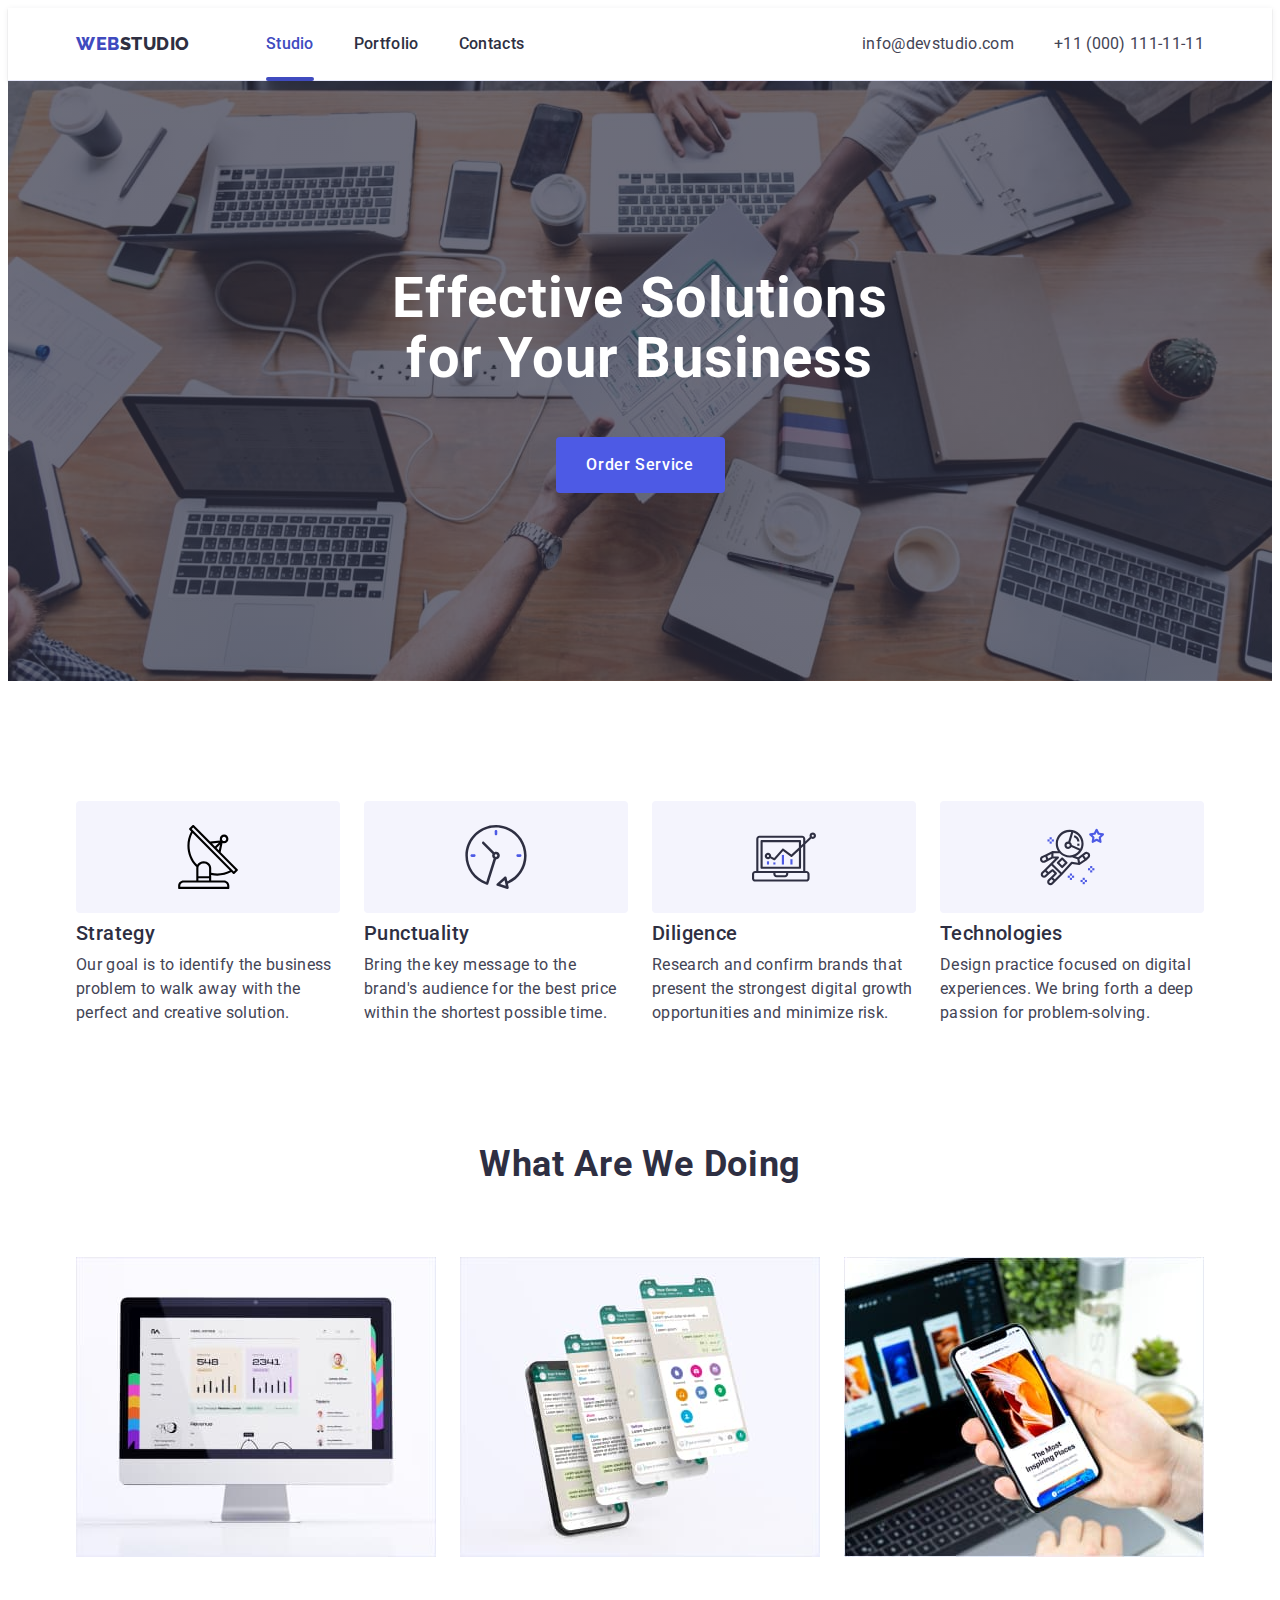
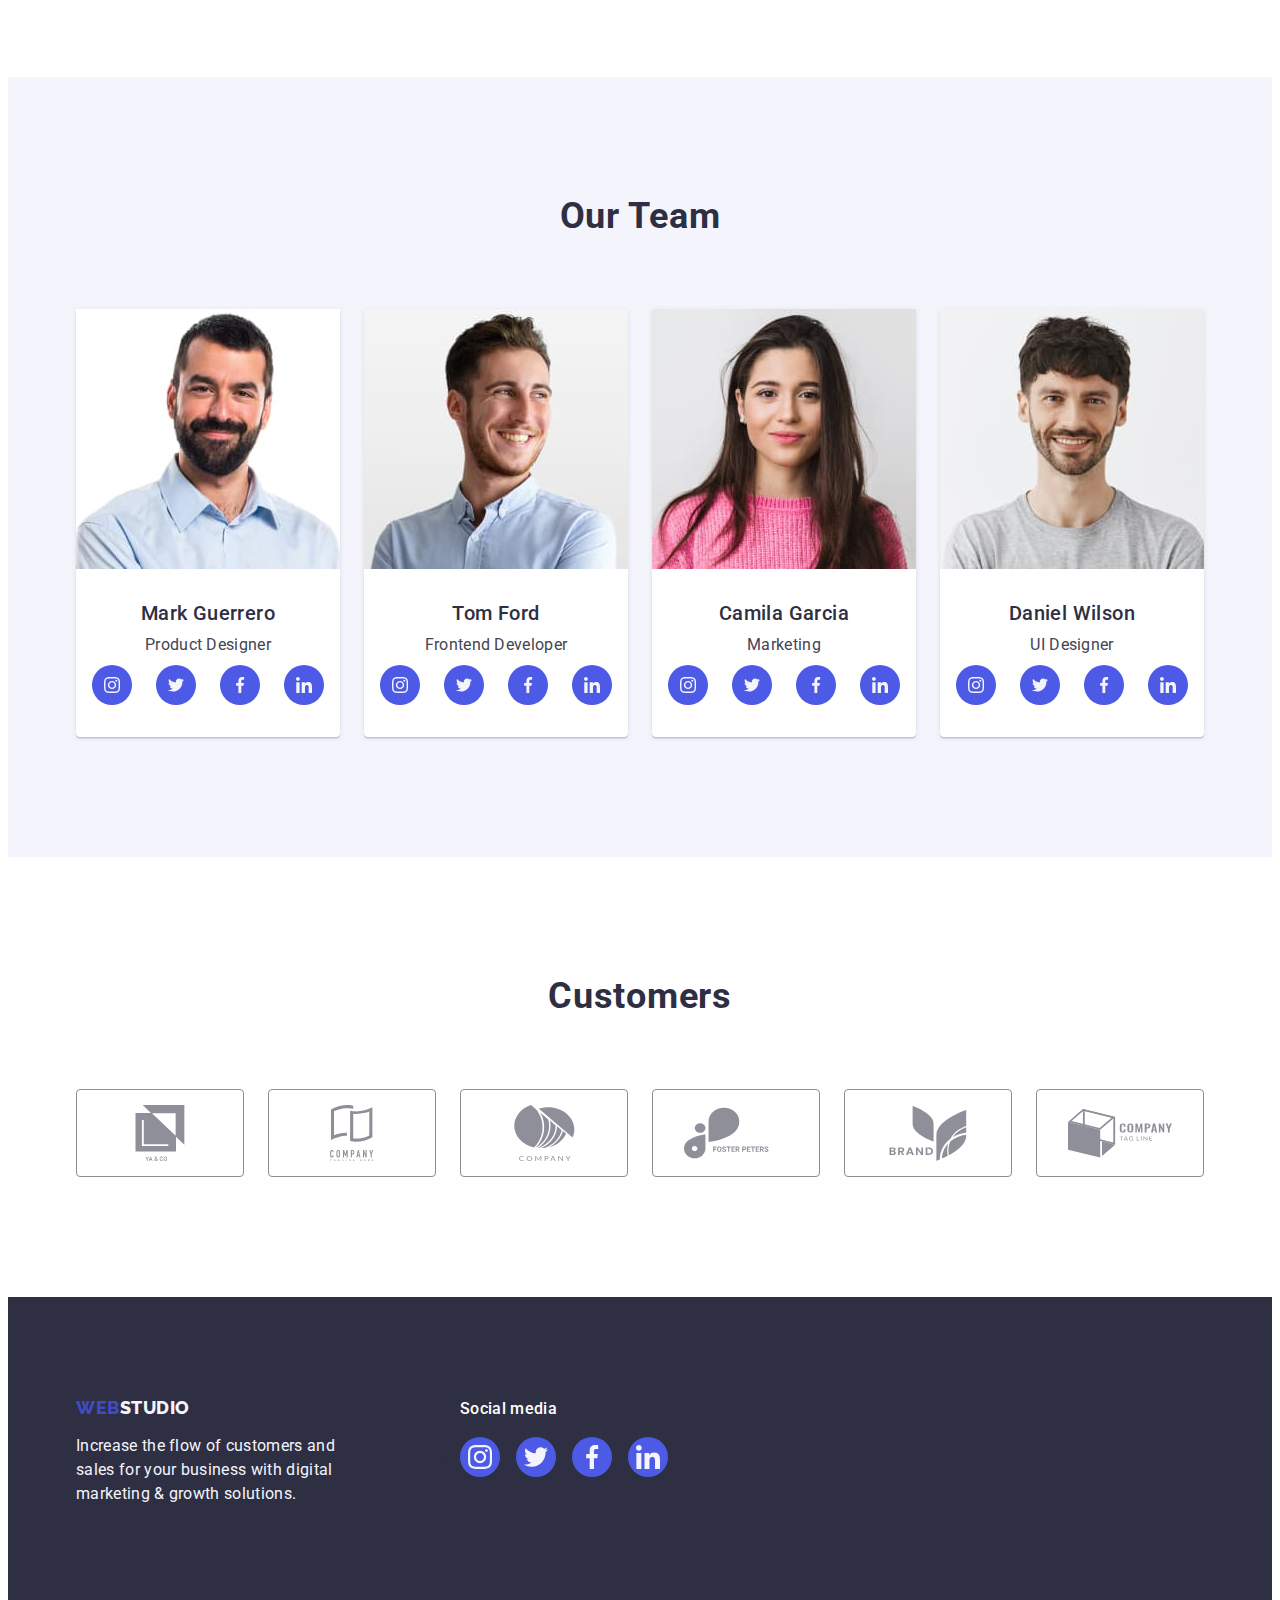
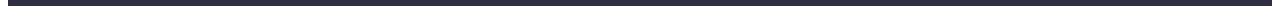
<file: index.html>
<!DOCTYPE html>
<html lang="en">
  <head>
    <meta charset="UTF-8" />
    <meta name="viewport" content="width=device-width, initial-scale=1.0" />
    <title>Document</title>
    <link rel="preconnect" href="https://fonts.googleapis.com" />
    <link rel="preconnect" href="https://fonts.gstatic.com" crossorigin />
    <link
      href="https://fonts.googleapis.com/css2?family=Raleway:wght@800&family=Roboto:wght@400;500;700;900&display=swap"
      rel="stylesheet"
    />
    <link
      rel="stylesheet"
      href="https://cdnjs.cloudflare.com/ajax/libs/modern-normalize/2.0.0/modern-normalize.min.css"
      integrity="sha512-4xo8blKMVCiXpTaLzQSLSw3KFOVPWhm/TRtuPVc4WG6kUgjH6J03IBuG7JZPkcWMxJ5huwaBpOpnwYElP/m6wg=="
      crossorigin="anonymous"
      referrerpolicy="no-referrer"
    />
    <link rel="stylesheet" href="./css/style.css" />
  </head>
  <body>
    <header class="header">
      <div class="header-box container">
        <nav class="header-nav">
          <a class="logo link" href="./index.html"
            >Web<span class="logo-next">Studio</span></a
          >
          <ul class="menu-list list">
            <li><a class="menu link current" href="./index.html">Studio</a></li>
            <li><a class="menu link " href="./portfolio.html">Portfolio</a></li>
            <li><a class="menu link " href="">Contacts</a></li>
          </ul>
        </nav>
        <address class="address">
          <ul class="address-item list">
            <li>
              <a class="address-list link" href="mailto:info@devstudio.com"
                >info@devstudio.com</a
              >
            </li>
            <li>
              <a class="address-list link" href="tel:+110001111111"
                >+11 (000) 111-11-11</a
              >
            </li>
          </ul>
        </address>
      </div>
    </header>
    <main>
      <section class="section">
        <div class="thumb container">
          <h1 class="main">Effective Solutions for Your Business</h1>
          <button class="button" type="button" data-modal-open>Order Service</button>
        </div>
      </section>
      <!--sectiontwo-->
      <section class="section-advantages">
        <div class="container">
          <h2 class="visually-hidden">Advantages</h2>
          <ul class="name-advantages-list list">
            <li class="name-item">
              <div class="studio-section-icon">
                <svg class="studio-icon" width="64" height="64">
                  <use href="./images/icons.svg#icon-Vector"></use>
                </svg>
              </div>
              <h3 class="name-advantages">Strategy</h3>
              <p class="name-paragrah">
                Our goal is to identify the business problem to walk away with
                the perfect and creative solution.
              </p>
            </li>
            <li class="name-item">
              <div class="studio-section-icon">
                <svg class="studio-icon" width="64" height="64">
                  <use href="./images/icons.svg#icon-clock1"></use>
                </svg>
              </div>
              <h3 class="name-advantages">Punctuality</h3>
              <p class="name-paragrah">
                Bring the key message to the brand's audience for the best price
                within the shortest possible time.
              </p>
            </li>
            <li class="name-item">
              <div class="studio-section-icon">
                <svg class="studio-icon" width="64" height="64">
                  <use href="./images/icons.svg#icon-diagram1"></use>
                </svg>
              </div>
              <h3 class="name-advantages">Diligence</h3>
              <p class="name-paragrah">
                Research and confirm brands that present the strongest digital
                growth opportunities and minimize risk.
              </p>
            </li>

            <li class="name-item">
              <div class="studio-section-icon">
                <svg class="studio-icon" width="64" height="64">
                  <use href="./images/icons.svg#icon-astronaut1"></use>
                </svg>
              </div>
              <h3 class="name-advantages">Technologies</h3>
              <p class="name-paragrah">
                Design practice focused on digital experiences. We bring forth a
                deep passion for problem-solving.
              </p>
            </li>
          </ul>
        </div>
      </section>
      <!--sectiontre-->
      <section class="section-item">
        <div class="container">
          <h2 class="name-h">What are we doing</h2>
          <ul class="name-gallery list">
            <li class="items-img">
              <img
                src="./images/Rectangle.jpg"
                alt="Rectangle"
                width="360"
                height="360"
              />
            </li>
            <li class="items-img">
              <img
                src="./images/images.jpg"
                alt="tel"
                width="360"
                height="360"
              />
            </li>
            <li class="items-img">
              <img
                src="./images/teleh.jpg"
                alt="teleh"
                width="360"
                height="360"
              />
            </li>
          </ul>
        </div>
      </section>
      <section class="section-our-team">
        <div class="container">
          <h2 class="name-h">Our Team</h2>
          <ul class="team list">
            <li class="name-list">
              <img src="./images/img.jpg" alt="Mark" width="264" height="260" />
              <div class="title">
                <h3 class="name-index">Mark Guerrero</h3>
                <p class="name-studio">Product Designer</p>
                <ul class="section-icon-team list">
                  <li class="section-media">
                    <a
                      href="https://www.instagram.com"
                      target="_blank"
                      class="main-our-team"
                    >
                      <svg class="icon-our-team" width="16" height="16">
                        <use
                          href="./images/icons.svg#icon-instagram"
                        ></use>
                      </svg>
                    </a>
                  </li>
                  <li class="section-media">
                    <a
                      href="https://twitter.com/?lang=ru"
                      target="_blank"
                      class="main-our-team"
                    >
                      <svg class="icon-our-team" width="16" height="16">
                        <use href="./images/icons.svg#icon-twitter"></use>
                      </svg>
                    </a>
                  </li>
                  <li class="section-media">
                    <a
                      href="https://uk-ua.facebook.com/"
                      target="_blank"
                      class="main-our-team"
                    >
                      <svg class="icon-our-team" width="16" height="16">
                        <use
                          href="./images/icons.svg#icon-facebook"
                        ></use></svg></a>
                  </li>
                  <li class="section-media">
                    <a
                      href="https://ua.linkedin.com/"
                      target="_blank"
                      class="main-our-team"
                    >
                      <svg class="icon-our-team" width="16" height="16">
                        <use
                          href="./images/icons.svg#icon-linkedin"
                        ></use>
                      </svg>
                    </a>
                  </li>
                </ul>
              </div>
            </li>
            <li class="name-list">
              <img src="./images/man.jpg" alt="tom" width="264" height="260" />
              <div class="title">
                <h3 class="name-index">Tom Ford</h3>
                <p class="name-studio">Frontend Developer</p>
                <ul class="section-icon-team list">
                  <li class="section-media">
                    <a
                      href="https://www.instagram.com"
                      target="_blank"
                      class="main-our-team"
                    >
                      <svg class="icon-our-team" width="16" height="16">
                        <use
                          href="./images/icons.svg#icon-instagram"
                        ></use>
                      </svg>
                    </a>
                  </li>
                  <li class="section-media">
                    <a
                      href="https://twitter.com/?lang=ru"
                      target="_blank"
                      class="main-our-team"
                    >
                      <svg class="icon-our-team" width="16" height="16">
                        <use href="./images/icons.svg#icon-twitter"></use>
                      </svg>
                    </a>
                  </li>
                  <li class="section-media">
                    <a
                      href="https://uk-ua.facebook.com/"
                      target="_blank"
                      class="main-our-team"
                    >
                      <svg class="icon-our-team" width="16" height="16">
                        <use
                          href="./images/icons.svg#icon-facebook"
                        ></use></svg></a>
                  </li>
                  <li class="section-media">
                    <a
                      href="https://ua.linkedin.com/"
                      target="_blank"
                      class="main-our-team"
                    >
                      <svg class="icon-our-team" width="16" height="16">
                        <use
                          href="./images/icons.svg#icon-linkedin"
                        ></use>
                      </svg>
                    </a>
                  </li>
                </ul>
              </div>
            </li>
            <li class="name-list">
              <img
                src="./images/girl.jpg"
                alt="girl"
                width="264"
                height="260"
              />
              <div class="title">
                <h3 class="name-index">Camila Garcia</h3>
                <p class="name-studio">Marketing</p>
                <ul class="section-icon-team list">
                  <li class="section-media">
                    <a
                      href="https://www.instagram.com"
                      target="_blank"
                      class="main-our-team"
                    >
                      <svg class="icon-our-team" width="16" height="16">
                        <use
                          href="./images/icons.svg#icon-instagram"
                        ></use>
                      </svg>
                    </a>
                  </li>
                  <li class="section-media">
                    <a
                      href="https://twitter.com/?lang=ru"
                      target="_blank"
                      class="main-our-team"
                    >
                      <svg class="icon-our-team" width="16" height="16">
                        <use href="./images/icons.svg#icon-twitter"></use>
                      </svg>
                    </a>
                  </li>
                  <li class="section-media">
                    <a
                      href="https://uk-ua.facebook.com/"
                      target="_blank"
                      class="main-our-team"
                    >
                      <svg class="icon-our-team" width="16" height="16">
                        <use
                          href="./images/icons.svg#icon-facebook"
                        ></use></svg></a>
                  </li>
                  <li class="section-media">
                    <a
                      href="https://ua.linkedin.com/"
                      target="_blank"
                      class="main-our-team"
                    >
                      <svg class="icon-our-team" width="16" height="16">
                        <use
                          href="./images/icons.svg#icon-linkedin"
                        ></use>
                      </svg>
                    </a>
                  </li>
                </ul>
              </div>
            </li>
            <li class="name-list">
              <img
                src="./images/man(1).jpg"
                alt="man(1)"
                width="264"
                height="260"
              />
              <div class="title">
                <h3 class="name-index">Daniel Wilson</h3>
                <p class="name-studio">UI Designer</p>
                <ul class="section-icon-team list">
                  <li class="section-media">
                    <a
                      href="https://www.instagram.com"
                      target="_blank"
                      class="main-our-team"
                    >
                      <svg class="icon-our-team" width="16" height="16">
                        <use
                          href="./images/icons.svg#icon-instagram"
                        ></use>
                      </svg>
                    </a>
                  </li>
                  <li class="section-media">
                    <a
                      href="https://twitter.com/?lang=ru"
                      target="_blank"
                      class="main-our-team"
                    >
                      <svg class="icon-our-team" width="16" height="16">
                        <use href="./images/icons.svg#icon-twitter"></use>
                      </svg>
                    </a>
                  </li>
                  <li class="section-media">
                    <a
                      href="https://uk-ua.facebook.com/"
                      target="_blank"
                      class="main-our-team"
                    >
                      <svg class="icon-our-team" width="16" height="16">
                        <use
                          href="./images/icons.svg#icon-facebook"
                        ></use></svg></a>
                  </li>
                  <li class="section-media">
                    <a
                      href="https://ua.linkedin.com/"
                      target="_blank"
                      class="main-our-team"
                    >
                      <svg class="icon-our-team" width="16" height="16">
                        <use
                          href="./images/icons.svg#icon-linkedin"></use>
                      </svg>
                    </a>
                  </li>
                </ul>
              </div>
            </li>
          </ul>
        </div>
      </section>
      <section class="customer-section">
        <div class="container">
          <h2 class="customers-name">Customers</h2>
          <ul class="customers list">
            <li class="customer-box">
              <a class="customers-items" href="">
              <svg class="main-customers" width="104" height="56">
                <use href="./images/icons.svg#icon-Union"></use>
              </svg></a>
            </li>
            <li class="customer-box">
              <a class="customers-items" href="">
              <svg class="main-customers" width="104" height="56">
                <use href="./images/icons.svg#icon-group"></use>
              </svg></a>
            </li>
            <li class="customer-box">
              <a class="customers-items" href="">
              <svg class="main-customers" width="104" height="56">
                <use href="./images/icons.svg#icon-group-1"></use>
              </svg></a>
            </li>
            <li class="customer-box">
              <a class="customers-items" href="">
              <svg class="main-customers" width="104" height="56">
                <use href="./images/icons.svg#icon-group-2"></use>
              </svg></a>
            </li>
            <li class="customer-box">
              <a class="customers-items" href="">
              <svg class="main-customers" width="104" height="56">
                <use href="./images/icons.svg#icon-group-3"></use>
              </svg></a>
            </li>
            <li class="customer-box">
              <a class="customers-items" href="">
              <svg class="main-customers" width="104" height="56">
                <use href="./images/icons.svg#icon-group-4"></use>
              </svg></a>
            </li>
          </ul>
        </div>
      </section>
    </main>
    <footer class="footer list">
      <div class="footer-social-media container">
        <div class="footer-logo-paragrah"><a class="logo item link" href="./index.html"
          >Web<span class="logo-studio">Studio</span></a
        >
        <p class="footer-paragrah">
          Increase the flow of customers and sales for your business with
          digital marketing & growth solutions.
        </p></div>
          <div class="paragrah-media">
            <p class="footer-media">Social media</p>
            <ul class="icon-social-media">
              <li class="footer-social-items">
                <a
                  href="https://www.instagram.com"
                  target="_blank"
                  class="footer-social"
                >
                  <svg class="footer-icon" width="24" height="24">
                    <use href="./images/icons.svg#icon-instagram"></use>
                  </svg>
                </a>
              </li>
              <li class="footer-social-items">
                <a
                  href="https://twitter.com/?lang=ru"
                  target="_blank"
                  class="footer-social"
                >
                  <svg class="footer-icon" width="24" height="24">
                    <use href="./images/icons.svg#icon-twitter"></use>
                  </svg>
                </a>
              </li>
              <li class="footer-social-items">
                <a
                  href="https://uk-ua.facebook.com/"
                  target="_blank"
                  class="footer-social"
                >
                  <svg class="footer-icon" width="24" height="24">
                    <use href="./images/icons.svg#icon-facebook"></use></svg></a>
              </li>
              <li class="footer-social-items">
                <a
                  href="https://ua.linkedin.com/"
                  target="_blank"
                  class="footer-social"
                >
                  <svg class="footer-icon" width="24" height="24">
                    <use href="./images/icons.svg#icon-linkedin"></use>
                  </svg>
                </a>
              </li>
            </ul>
        </div>
      </div>
    </footer>
    <div class="backdrop is-hidden" data-modal>
      <div class="modal">
        <button class="modal-btn" type="button" data-modal-close>
        <svg class="modal-btn-icon" width="8" height="8">
          <use href="./images/icons.svg#icon-close-black-18dp-2-1"></use>
        </svg></button>
      </div>
    </div>
    <script src="./js/modal.js"></script>
  </body>
</html>
</file>
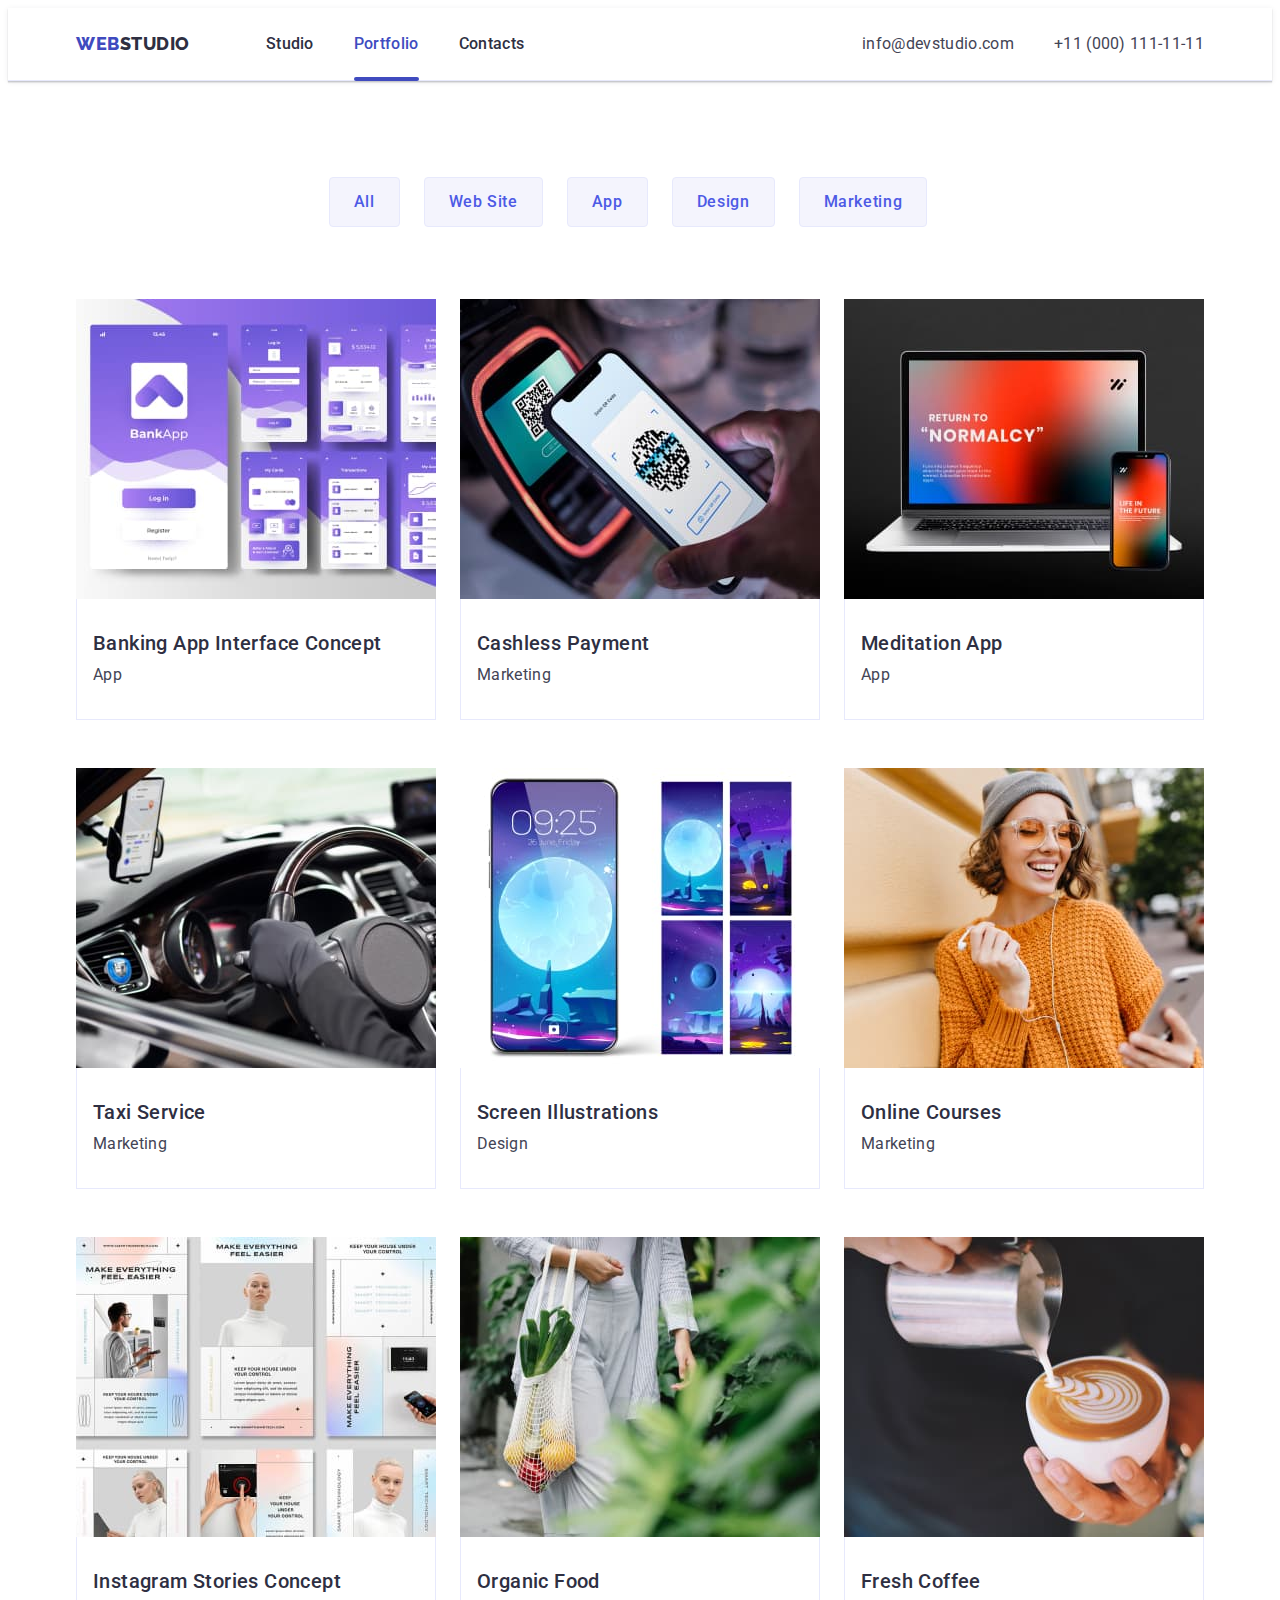
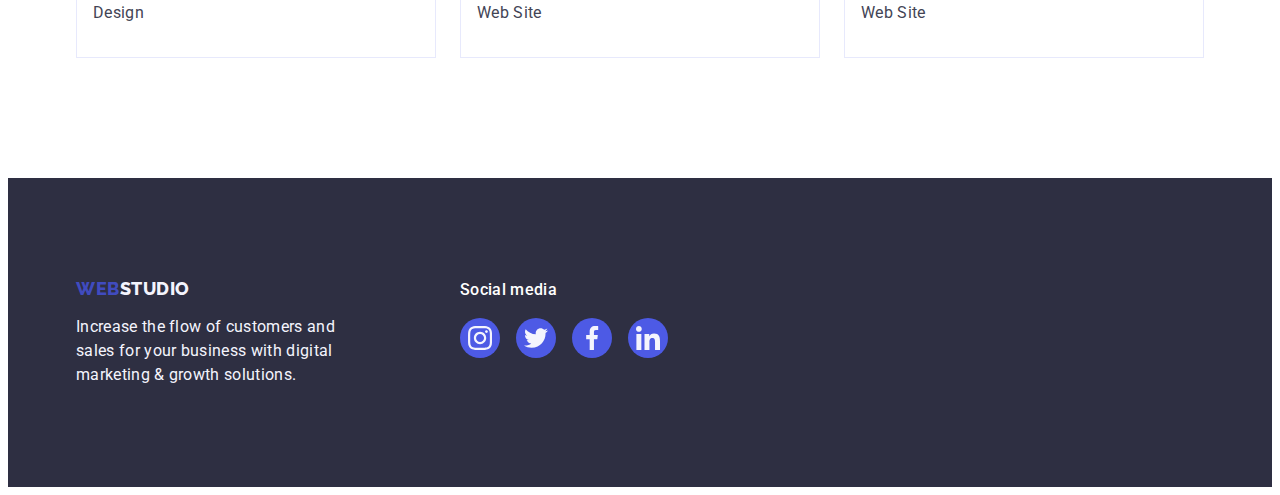
<file: portfolio.html>
<!DOCTYPE html>
<html lang="en">
  <head>
    <meta charset="UTF-8" />
    <meta name="viewport" content="width=device-width, initial-scale=1.0" />
    <title>Document</title>
    <link rel="preconnect" href="https://fonts.googleapis.com" />
    <link rel="preconnect" href="https://fonts.gstatic.com" crossorigin />
    <link
      href="https://fonts.googleapis.com/css2?family=Raleway:wght@800&family=Roboto:wght@400;500;700;900&display=swap"
      rel="stylesheet"
    />
    <link
      rel="stylesheet"
      href="https://cdnjs.cloudflare.com/ajax/libs/modern-normalize/2.0.0/modern-normalize.min.css"
      integrity="sha512-4xo8blKMVCiXpTaLzQSLSw3KFOVPWhm/TRtuPVc4WG6kUgjH6J03IBuG7JZPkcWMxJ5huwaBpOpnwYElP/m6wg=="
      crossorigin="anonymous"
      referrerpolicy="no-referrer"
    />
    <link rel="stylesheet" href="./css/style.css" />
  </head>
  <body>
    <header class="header">
      <div class="header-box container">
        <nav class="header-nav">
          <a class="logo link" href="./index.html"
            >Web<span class="logo-next">Studio</span></a
          >

          <ul class="menu-list list">
            <li><a class="menu link" href="./index.html">Studio</a></li>
            <li><a class="menu current link" href="./portfolio.html">Portfolio</a></li>
            <li><a class="menu link" href="">Contacts</a></li>
          </ul>
        </nav>
        <address class="address">
          <ul class="address-item list">
            <li>
              <a class="address-list link" href="mailto:info@devstudio.com"
                >info@devstudio.com</a
              >
            </li>
            <li>
              <a class="address-list link" href="tel:+110001111111"
                >+11 (000) 111-11-11</a
              >
            </li>
          </ul>
        </address>
      </div>
    </header>
    <main>
      <section class="section-porftolio">
        <div class="container">
          <h1 class="visually-hidden">Cashless Payment</h1>
          <ul class="button-portfolio list">
            <li class="portfolio-btn">
              <button class="button-all" type="button">All</button>
            </li>
            <li>
              <button class="button-all" type="button">Web Site</button>
            </li>
            <li>
              <button class="button-all" type="button">App</button>
            </li>
            <li>
              <button class="button-all" type="button">Design</button>
            </li>
            <li>
              <button class="button-all" type="button">Marketing</button>
            </li>
          </ul>
          <ul class="advantages-item list">
            <li class="imagine-items">
              <a class="imagine-link link" href="">
                <div class="advantages-portfolio">
                  <img
                    class="imagine-portfolio"
                    src="./images/img-8.jpg"
                    alt="Banking App Interface Concept"
                    width="360"
                    height="300"
                  />
                  <p class="paragrah-modal">
                    14 Stylish and User-Friendly App Design Concepts · Task
                    Manager App · Calorie Tracker App · Exotic Fruit Ecommerce
                    App · Cloud Storage App
                  </p>
                </div>
                <div class="imagine-advantages">
                  <h2 class="name-advantages">Banking App Interface Concept</h2>
                  <p class="name-paragrah">App</p>
                </div>
              </a>
            </li>
            <li class="imagine-items">
              <a class="imagine-link link" href="">
                <div class="advantages-portfolio">
                  <img
                    class="imagine-portfolio"
                    src="./images/img-7.jpg"
                    alt="Cashless Payment
            Marketing"
                    width="360"
                    height="300"
                  />
                  <p class="paragrah-modal">
                    14 Stylish and User-Friendly App Design Concepts · Task
                    Manager App · Calorie Tracker App · Exotic Fruit Ecommerce
                    App · Cloud Storage App
                  </p>
                </div>
                <div class="imagine-advantages">
                  <h2 class="name-advantages">Cashless Payment</h2>
                  <p class="name-paragrah">Marketing</p>
                </div></a
              >
            </li>
            <li class="imagine-items">
              <a class="imagine-link link" href="">
                <div class="advantages-portfolio">
                  <img
                    class="imagine-portfolio"
                    src="./images/img-6.jpg"
                    alt="Meditation App"
                    width="360"
                    height="300"
                  />
                  <p class="paragrah-modal">
                    14 Stylish and User-Friendly App Design Concepts · Task
                    Manager App · Calorie Tracker App · Exotic Fruit Ecommerce
                    App · Cloud Storage App
                  </p>
                </div>
                <div class="imagine-advantages">
                  <h2 class="name-advantages">Meditation App</h2>
                  <p class="name-paragrah">App</p>
                </div></a
              >
            </li>
            <li class="imagine-items">
              <a class="imagine-link link" href="">
                <div class="advantages-portfolio">
                  <img
                    class="imagine-portfolio"
                    src="./images/img-5.jpg"
                    alt="Taxi Service
            Marketing"
                    width="360"
                    height="300"
                  />
                  <p class="paragrah-modal">
                    14 Stylish and User-Friendly App Design Concepts · Task
                    Manager App · Calorie Tracker App · Exotic Fruit Ecommerce
                    App · Cloud Storage App
                  </p>
                </div>
                <div class="imagine-advantages">
                  <h2 class="name-advantages">Taxi Service</h2>
                  <p class="name-paragrah">Marketing</p>
                </div></a
              >
            </li>
            <li class="imagine-items">
              <a class="imagine-link link" href="">
                <div class="advantages-portfolio">
                  <img
                    class="imagine-portfolio"
                    src="./images/img-4.jpg"
                    alt="Screen Illustrations
              Design"
                    width="360"
                    height="300"
                  />
                  <p class="paragrah-modal">
                    14 Stylish and User-Friendly App Design Concepts · Task
                    Manager App · Calorie Tracker App · Exotic Fruit Ecommerce
                    App · Cloud Storage App
                  </p>
                </div>
                <div class="imagine-advantages">
                  <h2 class="name-advantages">Screen Illustrations</h2>
                  <p class="name-paragrah">Design</p>
                </div></a
              >
            </li>
            <li class="imagine-items">
              <a class="imagine-link link" href="">
                <div class="advantages-portfolio">
                  <img
                    class="imagine-portfolio"
                    src="./images/img-3.jpg"
                    alt="Online Courses
              Marketing"
                    width="360"
                    height="300"
                  />
                  <p class="paragrah-modal">
                    14 Stylish and User-Friendly App Design Concepts · Task
                    Manager App · Calorie Tracker App · Exotic Fruit Ecommerce
                    App · Cloud Storage App
                  </p>
                </div>
                <div class="imagine-advantages">
                  <h2 class="name-advantages">Online Courses</h2>
                  <p class="name-paragrah">Marketing</p>
                </div></a
              >
            </li>
            <li class="imagine-items">
              <a class="imagine-link link" href="">
                <div class="advantages-portfolio">
                  <img
                    class="imagine-portfolio"
                    src="./images/img-2.jpg"
                    alt="Instagram Stories Concept
            Design"
                    width="360"
                    height="300"
                  />
                  <p class="paragrah-modal">
                    14 Stylish and User-Friendly App Design Concepts · Task
                    Manager App · Calorie Tracker App · Exotic Fruit Ecommerce
                    App · Cloud Storage App
                  </p>
                </div>
                <div class="imagine-advantages">
                  <h2 class="name-advantages">Instagram Stories Concept</h2>
                  <p class="name-paragrah">Design</p>
                </div></a
              >
            </li>
            <li class="imagine-items">
              <a class="imagine-link link" href="">
                <div class="advantages-portfolio">
                  <img
                    class="imagine-portfolio"
                    src="./images/img-1.jpg"
                    alt="Organic Food
              Web Site"
                    width="360"
                    height="300"
                  />
                  <p class="paragrah-modal">
                    14 Stylish and User-Friendly App Design Concepts · Task
                    Manager App · Calorie Tracker App · Exotic Fruit Ecommerce
                    App · Cloud Storage App
                  </p>
                </div>
                <div class="imagine-advantages">
                  <h2 class="name-advantages">Organic Food</h2>
                  <p class="name-paragrah">Web Site</p>
                </div></a
              >
            </li>
            <li class="imagine-items">
              <a class="imagine-link link" href="">
                <div class="advantages-portfolio">
                  <img
                    class="imagine-portfolio"
                    src="./images/img-9.jpg"
                    alt="Fresh Coffee
              Web Site"
                    width="360"
                    height="300"
                  />
                  <p class="paragrah-modal">
                    14 Stylish and User-Friendly App Design Concepts · Task
                    Manager App · Calorie Tracker App · Exotic Fruit Ecommerce
                    App · Cloud Storage App
                  </p>
                </div>
                <div class="imagine-advantages">
                  <h2 class="name-advantages">Fresh Coffee</h2>
                  <p class="name-paragrah">Web Site</p>
                </div></a
              >
            </li>
          </ul>
        </div>
      </section>
    </main>
    <footer class="footer list">
      <div class="footer-social-media container">
        <div class="footer-logo-paragrah">
          <a class="logo item link" href="./index.html"
            >Web<span class="logo-studio">Studio</span></a
          >
          <p class="footer-paragrah">
            Increase the flow of customers and sales for your business with
            digital marketing & growth solutions.
          </p>
        </div>
        <div class="paragrah-media">
          <p class="footer-media">Social media</p>
          <ul class="icon-social-media list">
            <li class="footer-social-items">
              <a
                href="https://www.instagram.com"
                target="_blank"
                class="footer-social"
              >
                <svg class="footer-icon" width="24" height="24">
                  <use href="./images/icons.svg#icon-instagram"></use>
                </svg>
              </a>
            </li>
            <li class="footer-social-items">
              <a
                href="https://twitter.com/?lang=ru"
                target="_blank"
                class="footer-social"
              >
                <svg class="footer-icon" width="24" height="24">
                  <use href="./images/icons.svg#icon-twitter"></use>
                </svg>
              </a>
            </li>
            <li class="footer-social-items">
              <a
                href="https://uk-ua.facebook.com/"
                target="_blank"
                class="footer-social"
              >
                <svg class="footer-icon" width="24" height="24">
                  <use href="./images/icons.svg#icon-facebook"></use></svg></a>
            </li>
            <li class="footer-social-items">
              <a
                href="https://ua.linkedin.com/"
                target="_blank"
                class="footer-social"
              >
                <svg class="footer-icon" width="24" height="24">
                  <use href="./images/icons.svg#icon-linkedin"></use>
                </svg>
              </a>
            </li>
          </ul>
        </div>
      </div>
    </footer>
  </body>
</html>
</file>
<file: css/style.css>
body {
  font-family: 'Roboto', sans-serif;
  color: var(--navyblue);
  background-color: var(--white);
}
img {
  display: block;
  max-width: 100%;
  height: auto;
}
h1,
h2,
h3,
h4,
h5,
h6,
p {
  margin: 0;
}
*,
*::before,
*::after {
  box-sizing: border-box;
}
:root {
  --iris: #4d5ae5;
  --navyblue: #2e2f42;
  --ocean: #404bbf;
  --slate: #434455;
  --white: #ffffff;
  --cloud: #f4f4fd;
  --cornflower: #e7e9fc;
  --success: #31d0aa;
  --lightslate: #8e8f99;
  --cloud: #f4f4fd;
  --dairy: #fcfcfc;
}
.container {
  width: 1158px;
  padding: 0 15px 0 15px;
  margin: 0 auto;
}
/* studio-header */

.header {
  border-bottom: 1px solid #e7e9fc;
  box-shadow: 0px 2px 1px rgba(46, 47, 66, 0.08),
    0px 1px 1px rgba(46, 47, 66, 0.16), 0px 1px 6px rgba(46, 47, 66, 0.08);
}

.header-box {
  display: flex;
  align-items: center;
}
.header-nav {
  display: flex;
  align-items: center;
}
.logo {
  color: var(--ocean);
  font-family: 'Raleway', sans-serif;
  font-size: 18px;
  font-weight: 800;
  line-height: 1.17;
  letter-spacing: 0.03em;
  text-transform: uppercase;
  margin-right: 76px;
  display: inline-block;
}
.logo-next {
  color: var(--navyblue);
}
.menu {
  display: block;
  position: relative;
  color: var(--navyblue);
  font-size: 16px;
  font-weight: 500;
  line-height: 24px;
  letter-spacing: 0.02em;
  padding: 24px 0 24px;
  transition: color 250ms cubic-bezier(0.4, 0, 0.2, 1) ;
}

.menu:hover,
.menu:focus {
  color: var(--ocean);
}
.menu:active{
  color: var(--ocean);
}
.menu.current
{ color: var(--ocean);
}
.menu:hover::after,
.menu:focus::after,
.menu.current::after {
  opacity: 1;
}
.menu::after {
  position: absolute;
 color: var(--ocean);
 content: "";
 left: 0;
 opacity: 0;
 bottom: -1px;
 height: 4px;
 background-color: var(--ocean);
 border-radius: 2px;
 width: 100%;
}

.menu-list {
  display: flex;
  gap: 40px;
  margin-right: 0 40px 0;
  transition: color 250ms cubic-bezier(0.4, 0, 0.2, 1);
}

.list {
  list-style: none;
  margin: 0;
  padding: 0;
}
.link {
  text-decoration: none;
}
.address-list {
  color: var(--slate);
  font-size: 16px;
  font-weight: 400;
  line-height: 24px; /* 150% */
  letter-spacing: 0.02em;
  transition: color 250ms cubic-bezier(0.4, 0, 0.2, 1);
}
.address {
  font-style: normal;
  margin-left: auto;
}
.address-item {
  display: flex;
  gap: 40px;
  margin-right: 40px 0;
}

.address-list.link:hover,
.address-list.link:focus {
  color: var(--ocean);
}

/* main-section*/

.section {
  background: var(--navyblue);
  max-width: 1440px;
  padding: 188px 0 188px;
  background-image: linear-gradient(
      rgba(46, 47, 66, 0.7),
      rgba(46, 47, 66, 0.7)
    ),
    url(../images/background.jpg);
  background-position: center;
  background-repeat: no-repeat;
  background-size: cover;
  margin: 0 auto;
}

.section-our-team {
  background-color: var(--cloud);
  padding: 120px 0 120px;
}

.visually-hidden {
  position: absolute;
  width: 1px;
  height: 1px;
  margin: -1px;
  border: 0;
  padding: 0;
  white-space: nowrap;
  clip-path: inset(100%);
  clip: rect(0 0 0 0);
  overflow: hidden;
}
.main {
  color: var(--white);
  text-align: center;
  font-size: 56px;
  font-weight: 700;
  line-height: 1.07; /* 107.143% */
  letter-spacing: 0.02em;
  max-width: 496px;
  margin: 0 auto;
  margin-bottom: 48px;
}

.button {
  background-color: var(--iris);
  color: var(--white);
  font-family: 'Roboto', sans-serif;
  font-size: 16px;
  font-weight: 500;
  line-height: 24px; /* 150% */
  letter-spacing: 0.04em;
  cursor: pointer;
  display: block;
  min-width: 169px;
  height: 56px;
  border: none;
  border-radius: 4px;
  margin: 0 auto;
  transition: background-color 250ms cubic-bezier(0.4, 0, 0.2, 1);
}

.button:hover,
.button:focus {
  background-color: var(--ocean);
}
/* main-section-two*/

.section-advantages {
  padding: 120px 0 120px;
}
.section-item {
  padding-bottom: 120px;
}

.name-list {
  background-color: var(--white);
  border-radius: 0px 0px 4px 4px;
  width: calc((100% - 72px) / 4);
  box-shadow: 0px 1px 6px rgba(46, 47, 66, 0.08),
    0px 1px 1px rgba(46, 47, 66, 0.16), 0px 2px 1px rgba(46, 47, 66, 0.08);
}
.name-gallery {
  display: flex;
  gap: 24px;
  margin-right: 24px;
}
.name-gallery:last-child {
  margin-right: 0;
}
.items-img {
  flex-basis: calc((100% - 3 * 16px) / 3);
}
.title {
  padding: 32px 0 32px;
}
.name-item {
  width: calc((100% - 72px) / 4);
}
.team {
  display: flex;
  gap: 24px;
  margin-right: 24px;
}
.team:last-child {
  margin-right: 0;
}
.name-index {
  color: var(--navyblue);
  font-size: 20px;
  font-weight: 500;
  line-height: 24px; /* 120% */
  letter-spacing: 0.02em;
  text-align: center;
  margin-bottom: 8px;
}

.name-h {
  color: var(--navyblue);
  text-align: center;
  font-size: 36px;
  line-height: 1.11; /* 111.111% */
  letter-spacing: 0.02em;
  text-transform: capitalize;
  margin-bottom: 72px;
}
.name-paragrah {
  color: var(--slate);
  font-size: 16px;
  font-weight: 400;
  line-height: 24px; /* 150% */
  letter-spacing: 0.02em;
}
.name-studio {
  color: var(--slate);
  text-align: center;
  font-size: 16px;
  line-height: 1.5; /* 150% */
  letter-spacing: 0.02em;
  text-align: center;
  padding-bottom: 8px;
}

.studio-section-icon {
  display: flex;
  align-items: center;
  justify-content: center;
  width: 264px;
  height: 112px;
  border-radius: 4px;
  background: var(--cloud, #f4f4fd);
  margin-bottom: 8px;
}
.imagine {
  padding: 32px 16px;
  border: 1px solid #e7e9fc;
  border-top: none;
}
/* section our team icon */
.section-media {
  width: 40px;
  height: 40px;
}

.main-our-team {
  width: 100%;
  height: 100%;
  display: flex;
  align-items: center;
  justify-content: center;
  border-radius: 50%;
  background-color: var(--iris);
  transition:  background-color 250ms cubic-bezier(0.4, 0, 0.2, 1);
}

.section-icon-team {
  display: flex;
  justify-content: center;
  gap: 24px;
}
.main-our-team:hover,
.main-our-team:focus {
  background-color: var(--ocean);
}
.icon-our-team {
  fill: var(--cloud);
}
/* section customers */
.customer-section {
  padding: 120px 0 120px;
}
.customers-name {
  color: var(--navyblue2);
  text-align: center;
  font-size: 36px;
  font-weight: 700;
  line-height: 1.11;
  letter-spacing: 0.02em;
  text-transform: capitalize;
  margin-bottom: 72px;
}
.customers {
  display: flex;
  gap: 24px;
}
.customer-box {
  width: calc((100% - 120px) / 6);
  height: 88px;
}
.main-customers {
  fill: currentColor;
  
}
.customers-items {
  color: var(--lightslate);
  width: 100%;
  height: 100%;
  border: 1px solid var(--lightslate);
  border-radius: 4px;
  display: flex;
  align-items: center;
  justify-content: center;
  transition: border-color 250ms cubic-bezier(0.4, 0, 0.2, 1), color 250ms cubic-bezier(0.4, 0, 0.2, 1);;

}
.customers-items:hover,
.customers-items:focus {
  border-color: var(--ocean);
  color: var(--ocean);
}
/* footer */
.item {
  margin-bottom: 16px;
}
.footer {
  background: var(--navyblue);
  padding: 100px 0 100px;
}
.footer-paragrah {
  color: var(--cloud);
  font-size: 16px;
  line-height: 24px; /* 150% */
  letter-spacing: 0.02em;
  max-width: 264px;
}
.logo-studio {
  color: var(--cloud);
  margin-bottom: 16px;
}
/* footer icon studio portfolio */

.icon-social-media {
  display: flex;
  gap: 16px;
  padding: 0;
}
.footer-social {
  display: flex;
  justify-content: center;
  align-items: center;
  width: 100%;
  height: 100%;
  border-radius: 50%;
  background-color: var(--iris);
  transition: background-color 250ms cubic-bezier(0.4, 0, 0.2, 1);
}
.footer-social:hover,
.footer-social:focus {
  background-color: var(--success);
}
.footer-social-items {
  
  width: 40px;
  height: 40px;
}
.footer-icon {
  fill: var(--cloud);
}
.footer-media {
  font-family: Roboto;
  color: var(--white);
  font-size: 16px;
  font-weight: 500;
  line-height: 1.5;
  letter-spacing: 0.02em;
  margin-bottom: 16px;
}
.footer-social-media {
  display: flex;
  align-items: baseline;
}
.footer-logo-paragrah {
  margin-right: 120px;
}
.paragrah-media {
}
/* portfolio */
.portfolio-btn {
}
.button-all {
  display: block;
  background: var(--cloud);
  color: var(--iris);
  text-align: center;
  font-family: 'Roboto', sans-serif;
  font-size: 16px;
  font-weight: 500;
  line-height: 24px; /* 150% */
  letter-spacing: 0.04em;
  cursor: pointer;
  padding: 12px 24px 12px;
  border: 1px solid var(--cornflower);
  border-radius: 4px;

  transition: color 250ms cubic-bezier(0.4, 0, 0.2, 1),
    background-color 250ms cubic-bezier(0.4, 0, 0.2, 1),
    border-color 250ms cubic-bezier(0.4, 0, 0.2, 1),
    box-shadow 250ms cubic-bezier(0.4, 0, 0.2, 1);
}
.button-all:hover,
.button-all:focus {
  color: var(--white);
  background-color: var(--ocean);
  border: 1px solid transparent;
  box-shadow: 0px 3px 1px rgba(0, 0, 0, 0.1), 0px 2px 1px rgba(0, 0, 0, 0.08),
    0px 2px 2px rgba(0, 0, 0, 0.12);
}
.section-porftolio {
  padding: 96px 0 120px 0;
}

.button-portfolio {
  display: flex;
  justify-content: center;
  gap: 24px;
  margin-right: 24px;
  margin-bottom: 72px;
}
.advantages-item {
  display: flex;
  flex-wrap: wrap;
  column-gap: 24px;
  margin-right: 24px 0;
  row-gap: 48px;
}
.advantages-portfolio {
  position: relative;
  overflow: hidden;
}

.imagine-portfolio {
  display: block;
}
.imagine-link {
  display: block;
  transition: box-shadow 250ms cubic-bezier(0.4, 0, 0.2, 1);
}
.imagine-link:hover,
.imagine-link:focus {
  box-shadow: 1px 6px rgba(46, 47, 66, 0.08), 0px 1px 1px rgba(46, 47, 66, 0.16),
    0px 2px 1px rgba(46, 47, 66, 0.08);
}
.imagine-link:hover .paragrah-modal,
.imagine-link:focus .paragrah-modal {
  transform: translateY(0%);
}

.imagine-items {
  width: calc((100% - 48px) / 3);
}
.paragrah-modal {
  position: absolute;
  top: 0;
  left: 0;
  font-size: 16px;
  line-height: 1.5;
  letter-spacing: 0.02em;
  color: var(--cloud);
  padding: 40px 32px;
  background-color: var(--iris);
  width: 100%;
  height: 100%;
  transform: translateY(100%);
  transition: transform 250ms cubic-bezier(0.4, 0, 0.2, 1);
}
.name-advantages {
  color: var(--navyblue);
  font-size: 20px;
  font-weight: 500;
  line-height: 24px; /* 120% */
  letter-spacing: 0.02em;
  margin-bottom: 8px;
}

.name-advantages-list {
  display: flex;
  gap: 24px;
}

.imagine-advantages {
  padding: 32px 16px;
  border: 1px solid #e7e9fc;
  border-top: none;
}
/* modal */
.backdrop {
  position: fixed;
  top: 0;
  left: 0;
  width: 100%;
  height: 100%;
  background-color: rgba(46, 47, 66, 0.4);
  transition: opacity 250ms cubic-bezier(0.4, 0, 0.2, 1),
    visibility 250ms cubic-bezier(0.4, 0, 0.2, 1);
}
.modal {
  position: absolute;
  top: 50%;
  left: 50%;
  transform: translate(-50%, -50%) scale(1);
  padding: 24px;
  width: 408px;
  min-height: 584px;
  background-color: var(--dairy);
  box-shadow: 0px 1px 1px rgba(0, 0, 0, 0.14), 0px 1px 3px rgba(0, 0, 0, 0.12),
    0px 2px 1px rgba(0, 0, 0, 0.2);
  border-radius: 4px;
  transition: transform 250ms cubic-bezier(0.4, 0, 0.2, 1);
}
.modal-btn {
  position: absolute;
  top: 24px;
  right: 24px;
  width: 24px;
  height: 24px;
  border-radius: 50%;
  display: flex;
  align-items: center;
  justify-content: center;
  background-color: var(--cornflower);
  border: 1px solid rgba(0, 0, 0, 0.1);
  padding: 0;
  cursor: pointer;
  transition: background-color 250ms cubic-bezier(0.4, 0, 0.2, 1),
    border 250ms cubic-bezier(0.4, 0, 0.2, 1);
}

.modal-btn:hover,
.modal-btn:focus {
  background-color: #404bbf;
  border: none;
  fill: #ffffff;
}
.modal-btn-icon {
  transition: fill 250ms cubic-bezier(0.4, 0, 0.2, 1);
}
.is-hidden {
  opacity: 0;
  visibility: hidden;
  pointer-events: none;
}
</file>
